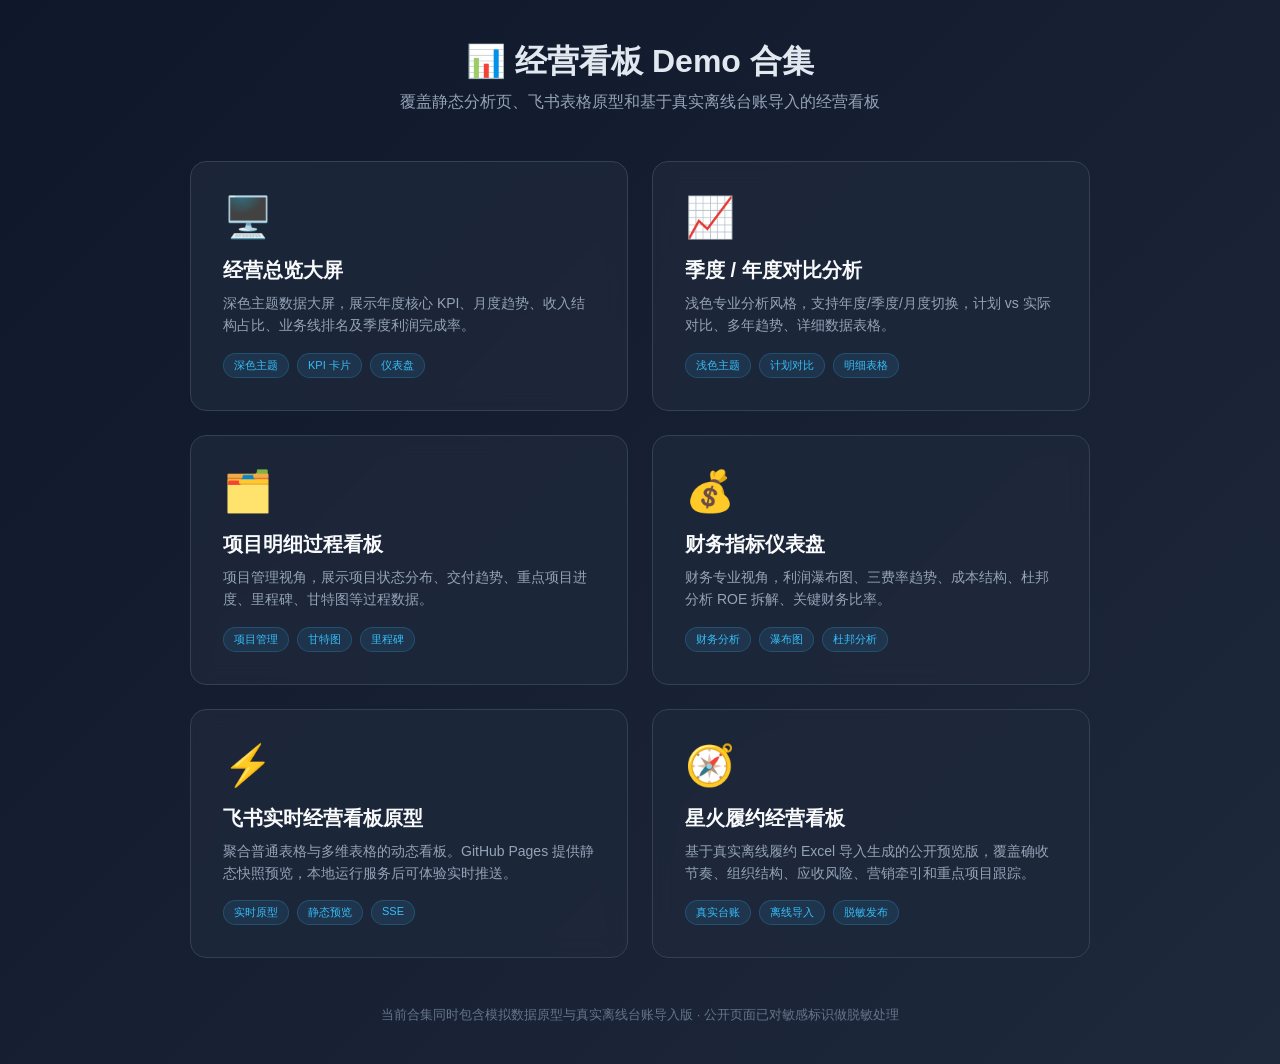
<file: index.html>
<!DOCTYPE html>
<html lang="zh-CN">
<head>
<meta charset="UTF-8">
<meta name="viewport" content="width=device-width, initial-scale=1.0">
<title>经营看板 Demo 合集</title>
<style>
  * { margin: 0; padding: 0; box-sizing: border-box; }
  body {
    background: linear-gradient(135deg, #0f172a 0%, #1e293b 100%);
    color: #e2e8f0;
    font-family: "IBM Plex Sans SC", "Segoe UI", "PingFang SC", "Microsoft YaHei", sans-serif;
    min-height: 100vh;
    display: flex; flex-direction: column; align-items: center; justify-content: center;
    padding: 40px;
  }
  .title { font-size: 32px; font-weight: 700; margin-bottom: 8px; text-align: center; }
  .subtitle { font-size: 16px; color: #94a3b8; margin-bottom: 48px; text-align: center; }
  .cards {
    display: grid; grid-template-columns: repeat(2, 1fr); gap: 24px;
    max-width: 900px; width: 100%;
  }
  .card {
    background: rgba(30, 41, 59, 0.8);
    border: 1px solid #334155;
    border-radius: 16px;
    padding: 32px;
    text-decoration: none;
    color: inherit;
    transition: all .3s;
    cursor: pointer;
    backdrop-filter: blur(10px);
  }
  .card:hover {
    transform: translateY(-6px);
    border-color: #475569;
    box-shadow: 0 20px 40px rgba(0,0,0,.3);
  }
  .card .emoji { font-size: 40px; margin-bottom: 16px; }
  .card h2 { font-size: 20px; font-weight: 600; margin-bottom: 8px; color: #f8fafc; }
  .card p { font-size: 14px; color: #94a3b8; line-height: 1.6; }
  .card .tags { display: flex; gap: 8px; margin-top: 16px; flex-wrap: wrap; }
  .card .tag { font-size: 11px; padding: 4px 10px; border-radius: 20px; background: rgba(56,189,248,.1); color: #38bdf8; border: 1px solid rgba(56,189,248,.2); }
  .footer { margin-top: 48px; font-size: 13px; color: #64748b; text-align: center; }
  @media (max-width: 768px) {
    .cards { grid-template-columns: 1fr; }
    .title { font-size: 24px; }
  }
</style>
</head>
<body>
  <div class="title">📊 经营看板 Demo 合集</div>
  <div class="subtitle">覆盖静态分析页、飞书表格原型和基于真实离线台账导入的经营看板</div>
  
  <div class="cards">
    <a class="card" href="dashboard-1-overview.html" target="_blank">
      <div class="emoji">🖥️</div>
      <h2>经营总览大屏</h2>
      <p>深色主题数据大屏，展示年度核心 KPI、月度趋势、收入结构占比、业务线排名及季度利润完成率。</p>
      <div class="tags">
        <span class="tag">深色主题</span>
        <span class="tag">KPI 卡片</span>
        <span class="tag">仪表盘</span>
      </div>
    </a>
    
    <a class="card" href="dashboard-2-quarterly.html" target="_blank">
      <div class="emoji">📈</div>
      <h2>季度 / 年度对比分析</h2>
      <p>浅色专业分析风格，支持年度/季度/月度切换，计划 vs 实际对比、多年趋势、详细数据表格。</p>
      <div class="tags">
        <span class="tag">浅色主题</span>
        <span class="tag">计划对比</span>
        <span class="tag">明细表格</span>
      </div>
    </a>
    
    <a class="card" href="dashboard-3-projects.html" target="_blank">
      <div class="emoji">🗂️</div>
      <h2>项目明细过程看板</h2>
      <p>项目管理视角，展示项目状态分布、交付趋势、重点项目进度、里程碑、甘特图等过程数据。</p>
      <div class="tags">
        <span class="tag">项目管理</span>
        <span class="tag">甘特图</span>
        <span class="tag">里程碑</span>
      </div>
    </a>
    
    <a class="card" href="dashboard-4-financial.html" target="_blank">
      <div class="emoji">💰</div>
      <h2>财务指标仪表盘</h2>
      <p>财务专业视角，利润瀑布图、三费率趋势、成本结构、杜邦分析 ROE 拆解、关键财务比率。</p>
      <div class="tags">
        <span class="tag">财务分析</span>
        <span class="tag">瀑布图</span>
        <span class="tag">杜邦分析</span>
      </div>
    </a>

    <a class="card" href="feishu-live-demo/static/index.html" target="_blank">
      <div class="emoji">⚡</div>
      <h2>飞书实时经营看板原型</h2>
      <p>聚合普通表格与多维表格的动态看板。GitHub Pages 提供静态快照预览，本地运行服务后可体验实时推送。</p>
      <div class="tags">
        <span class="tag">实时原型</span>
        <span class="tag">静态预览</span>
        <span class="tag">SSE</span>
      </div>
    </a>

    <a class="card" href="spark-fulfillment-dashboard/index.html" target="_blank">
      <div class="emoji">🧭</div>
      <h2>星火履约经营看板</h2>
      <p>基于真实离线履约 Excel 导入生成的公开预览版，覆盖确收节奏、组织结构、应收风险、营销牵引和重点项目跟踪。</p>
      <div class="tags">
        <span class="tag">真实台账</span>
        <span class="tag">离线导入</span>
        <span class="tag">脱敏发布</span>
      </div>
    </a>
  </div>
  
  <div class="footer">
    当前合集同时包含模拟数据原型与真实离线台账导入版 · 公开页面已对敏感标识做脱敏处理
  </div>
</body>
</html>
</file>
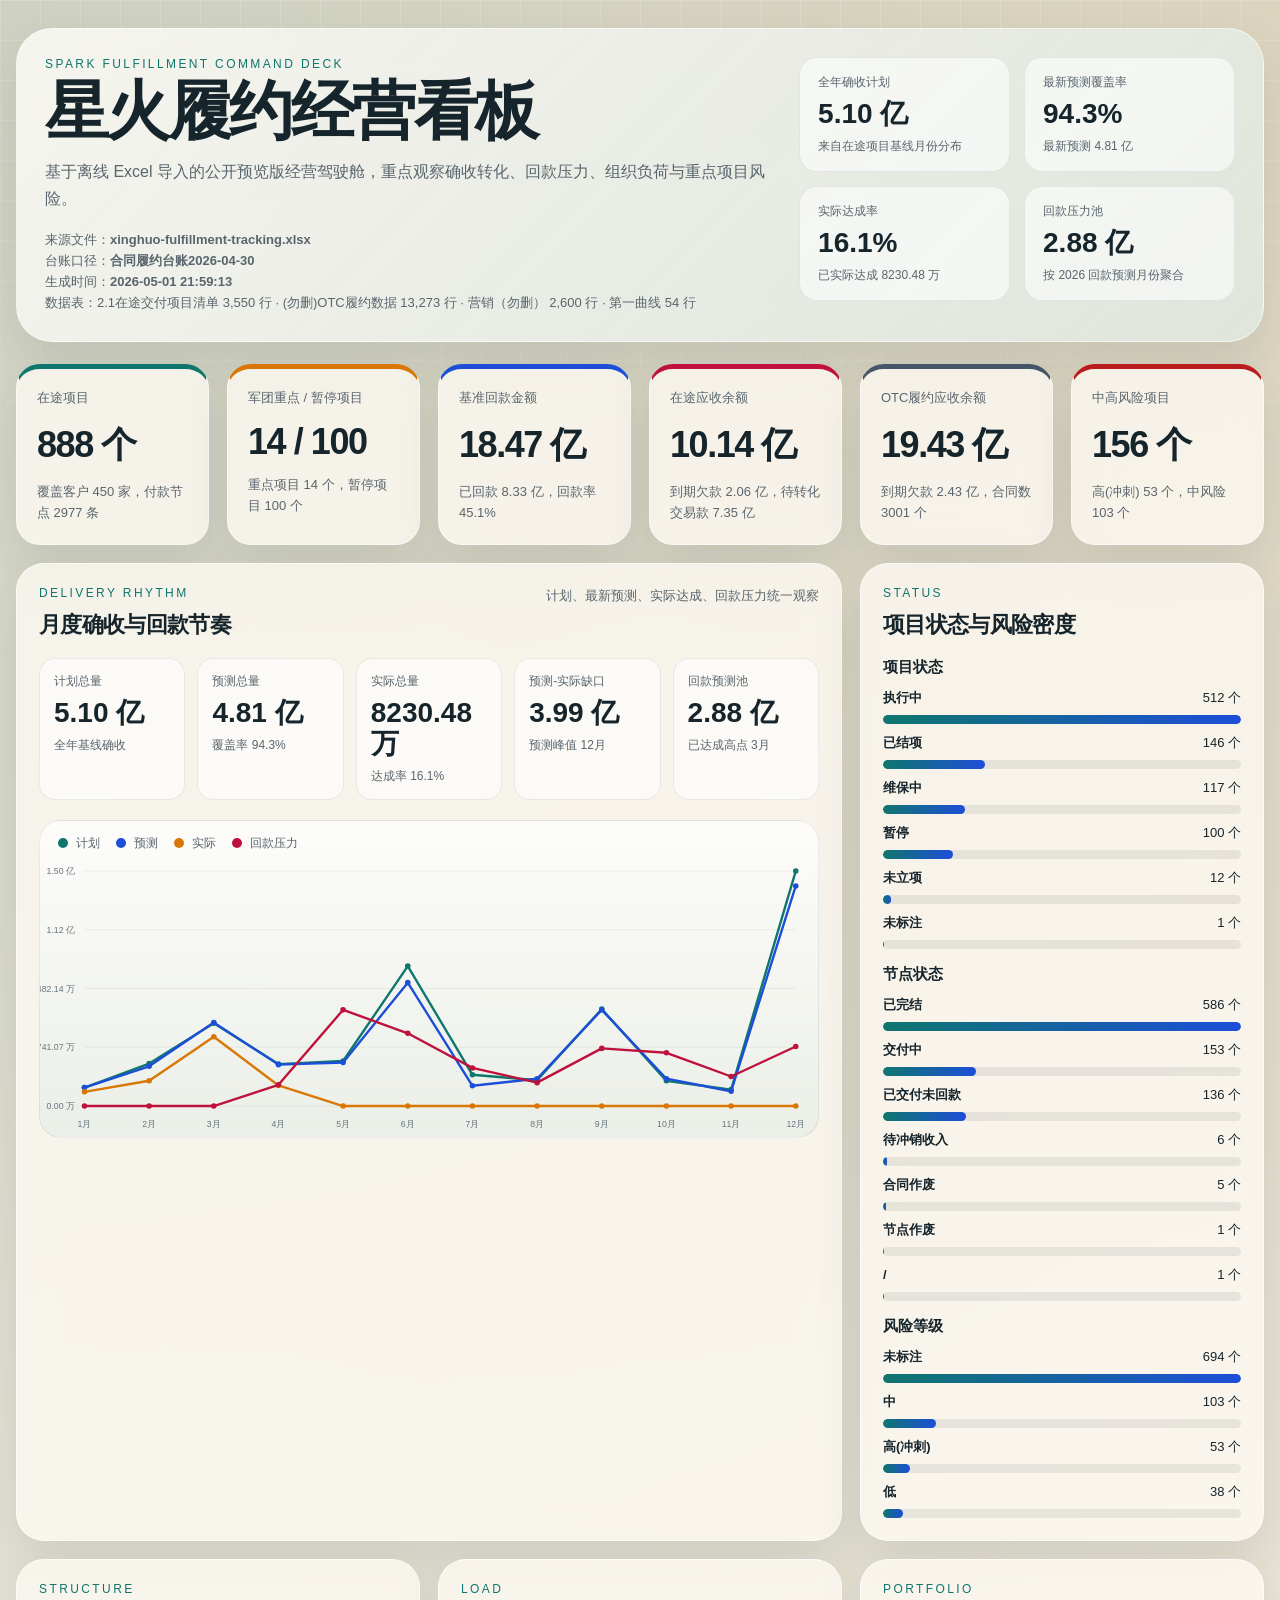
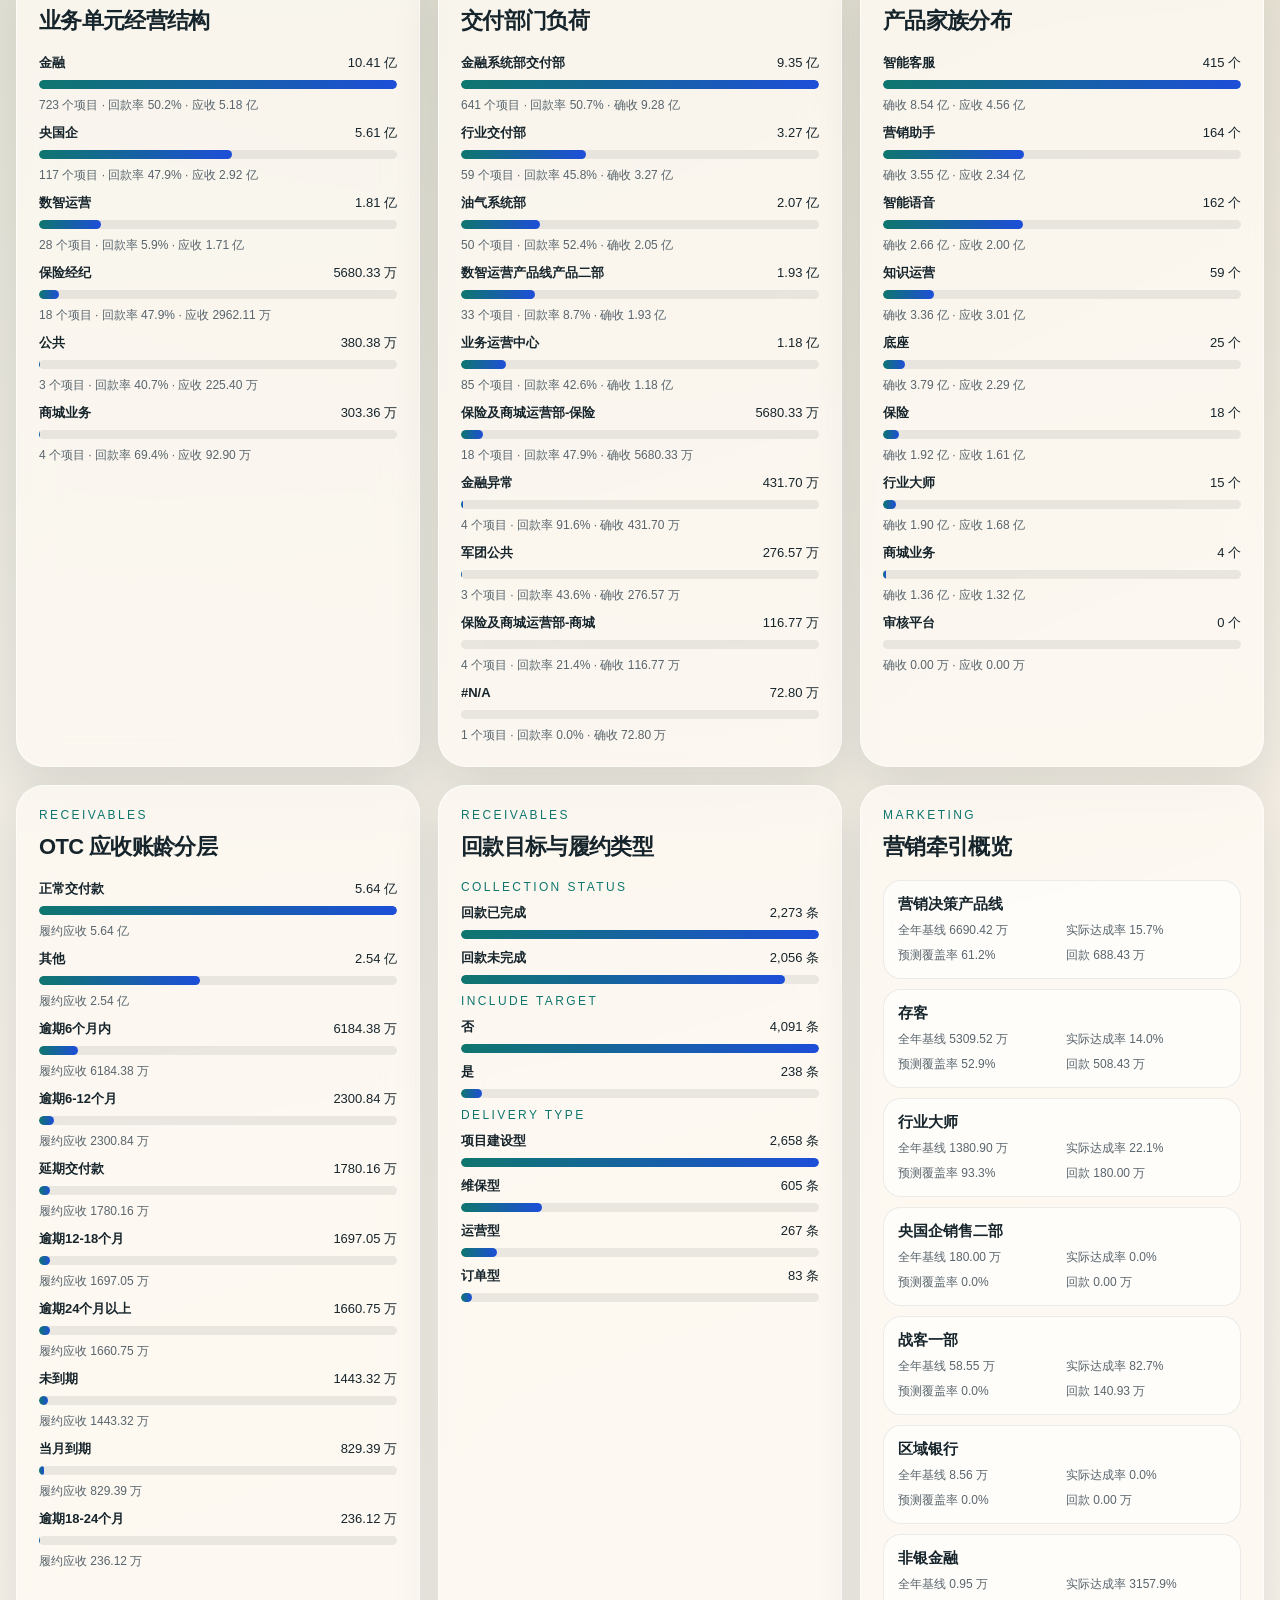
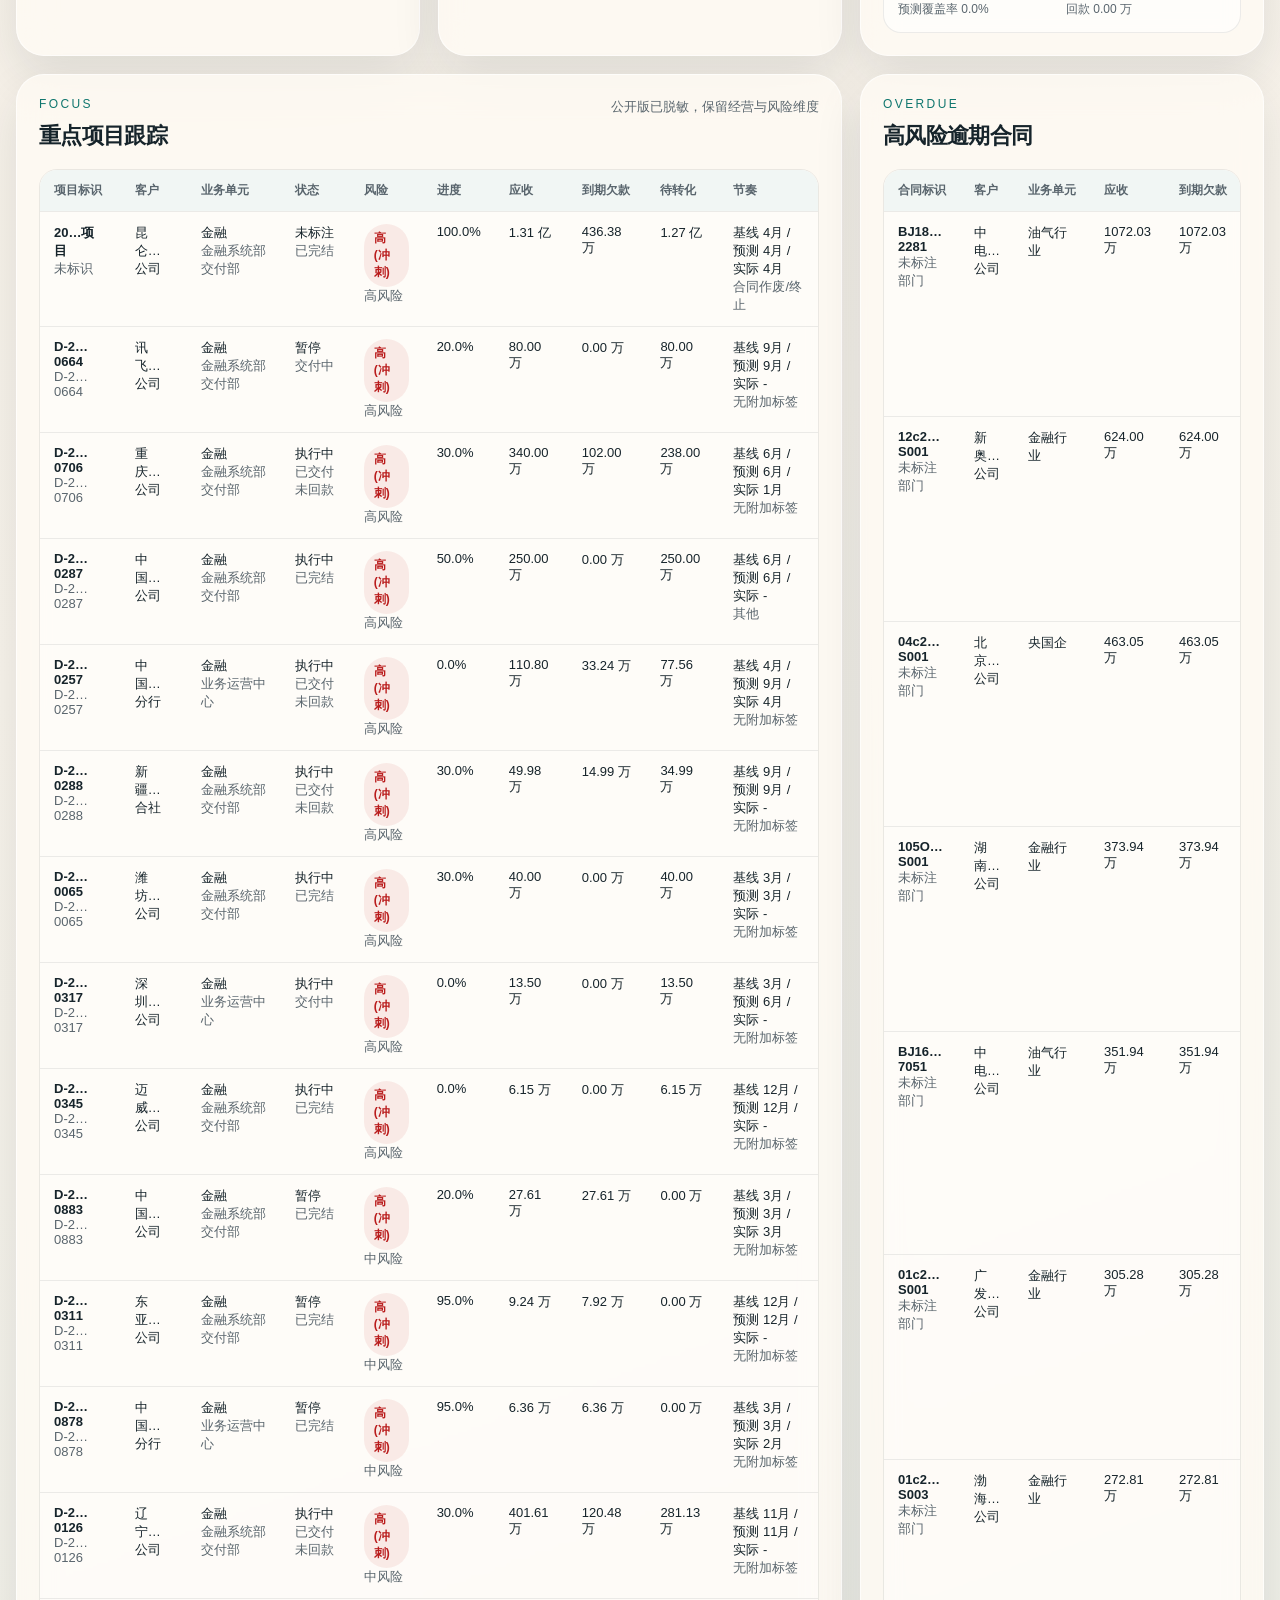
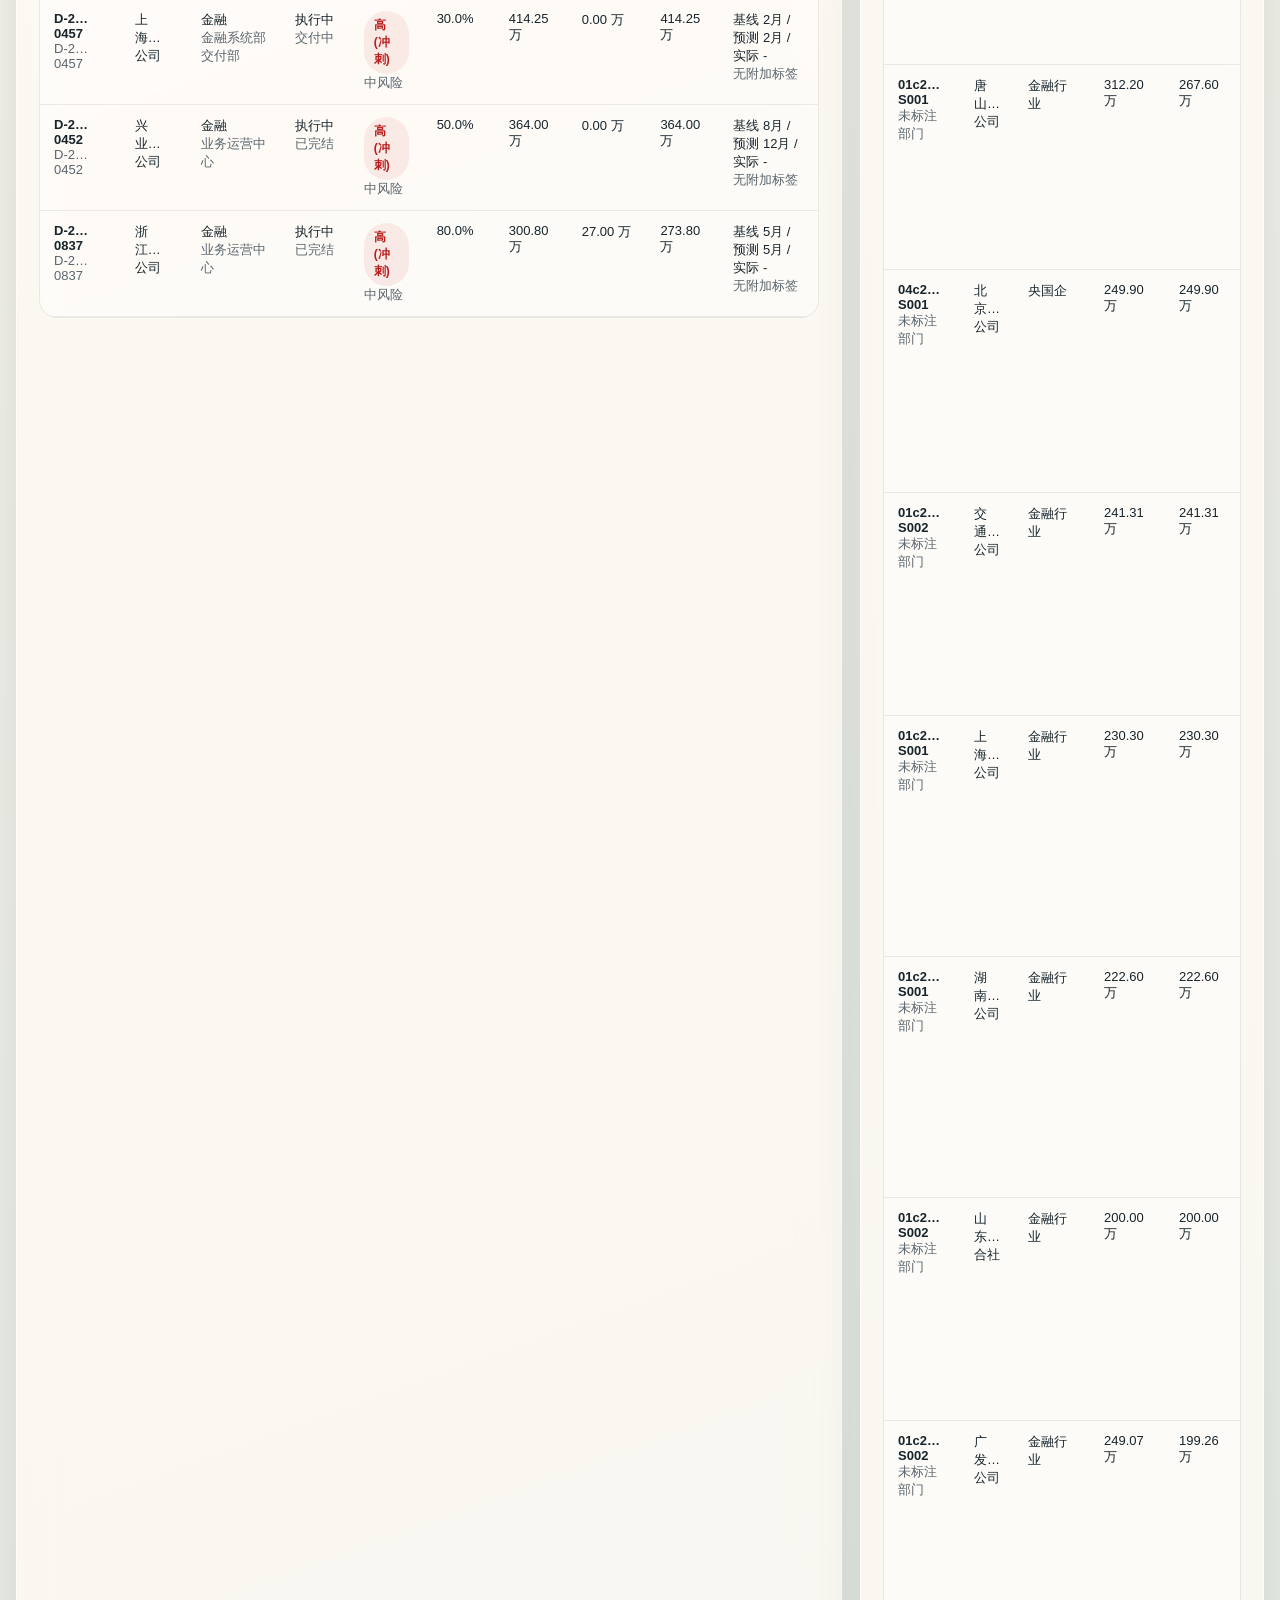
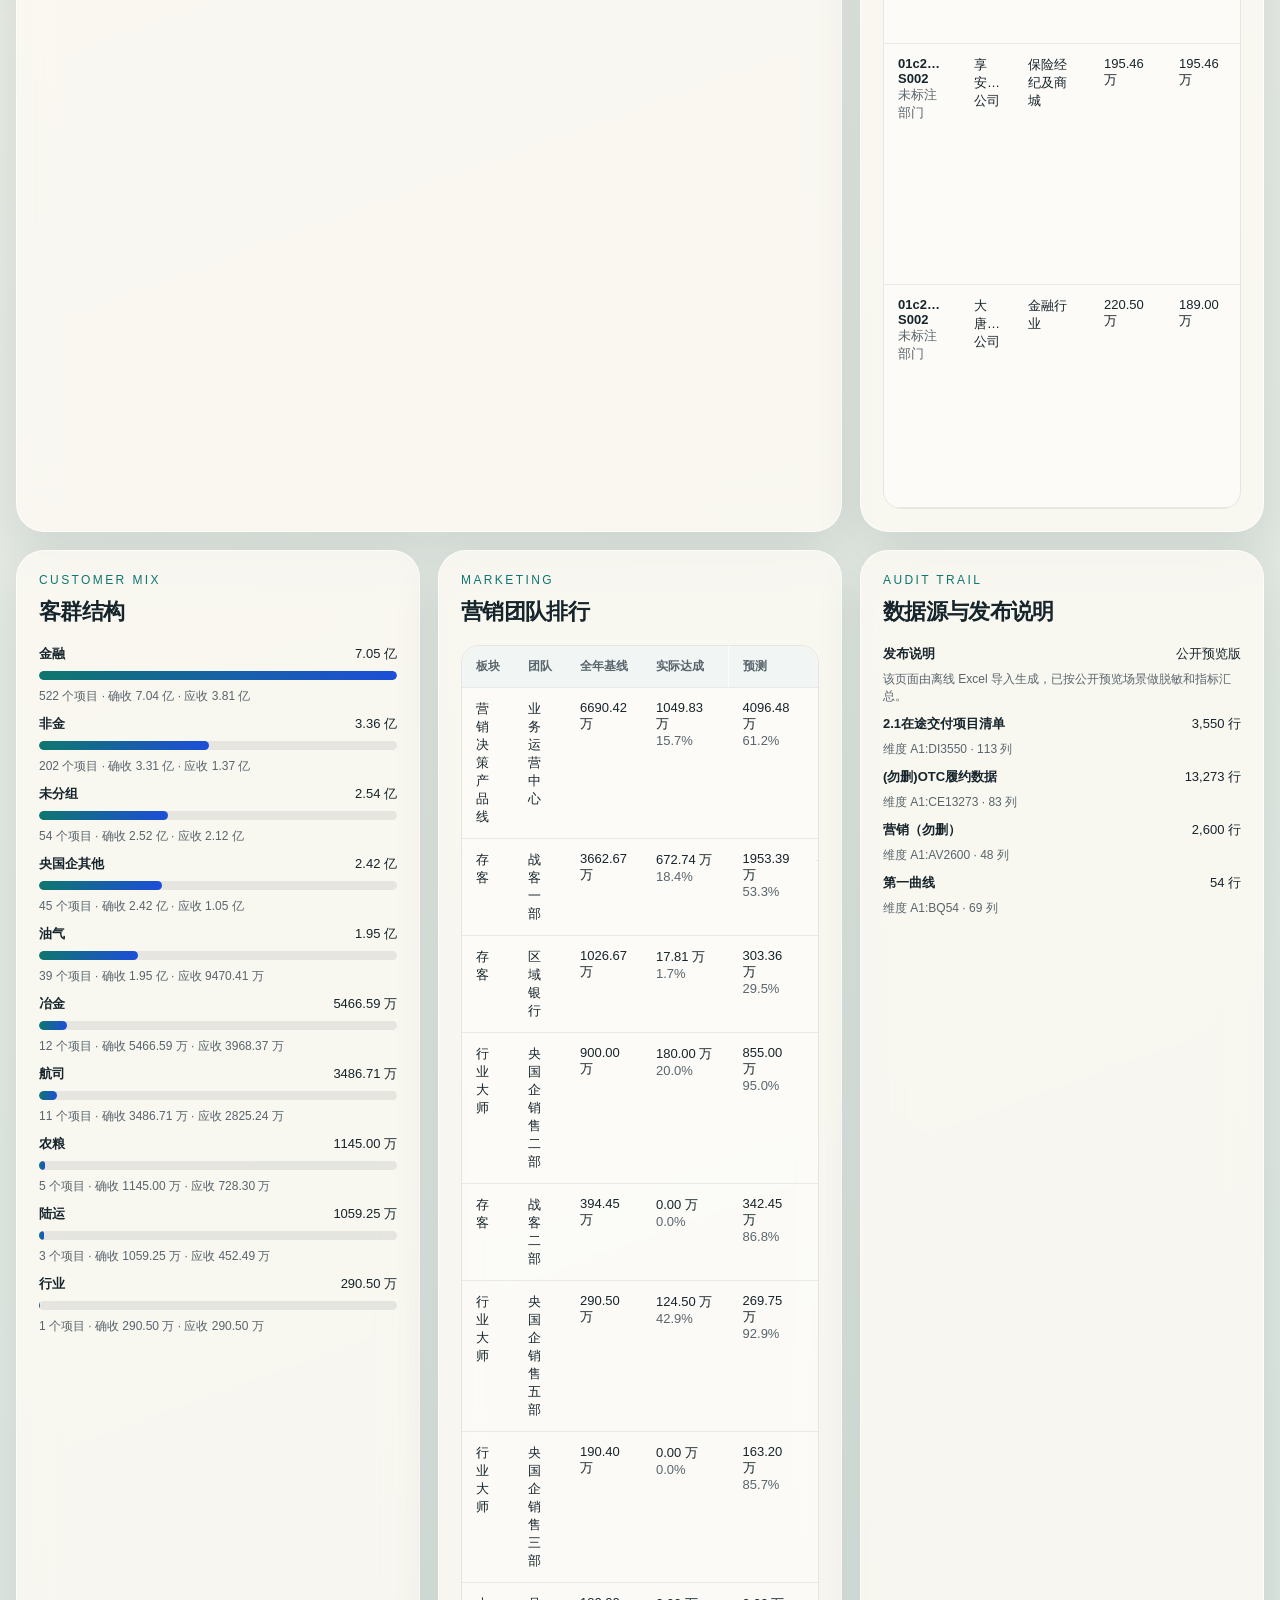
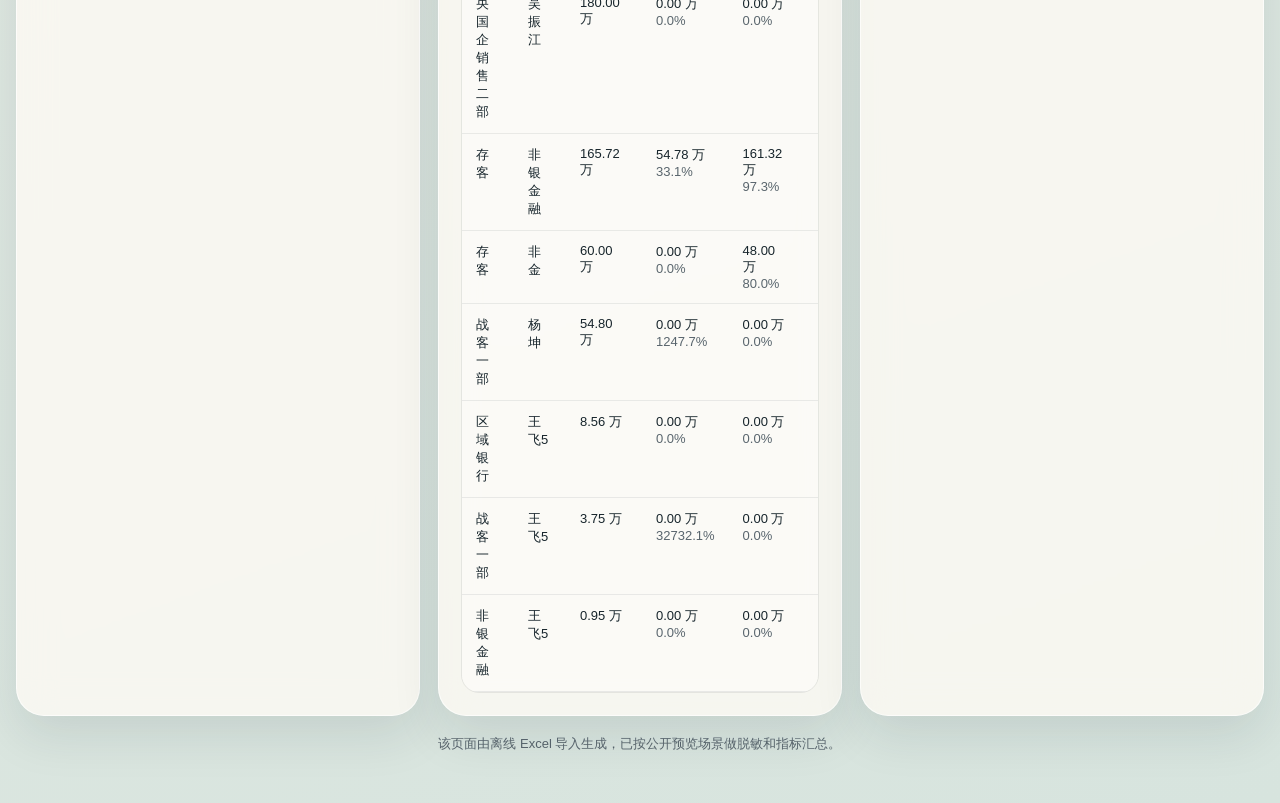
<file: spark-fulfillment-dashboard/index.html>
<!doctype html>
<html lang="zh-CN">
  <head>
    <meta charset="utf-8">
    <meta name="viewport" content="width=device-width, initial-scale=1">
    <title>星火履约经营看板</title>
    <meta
      name="description"
      content="基于离线履约 Excel 导入生成的经营看板，覆盖交付节奏、业务结构、风险应收、营销牵引和重点跟踪。"
    >
    <link rel="stylesheet" href="./styles.css">
    <script defer src="./app.js"></script>
  </head>
  <body>
    <div class="page-shell">
      <header class="hero">
        <div class="hero-copy">
          <p class="eyebrow">Spark Fulfillment Command Deck</p>
          <h1 id="page-title">星火履约经营看板</h1>
          <p class="hero-text">
            基于离线 Excel 导入的公开预览版经营驾驶舱，重点观察确收转化、回款压力、组织负荷与重点项目风险。
          </p>
          <div class="hero-meta" id="hero-meta">正在载入数据...</div>
        </div>
        <div class="hero-metrics" id="hero-metrics"></div>
      </header>

      <main class="content">
        <section class="kpi-grid" id="kpi-grid"></section>

        <section class="panel-grid panel-grid-wide">
          <article class="panel panel-span-2">
            <div class="panel-head">
              <div>
                <p class="panel-kicker">Delivery Rhythm</p>
                <h2>月度确收与回款节奏</h2>
              </div>
              <p class="panel-note">计划、最新预测、实际达成、回款压力统一观察</p>
            </div>
            <div class="metric-strip" id="trend-summary"></div>
            <div class="trend-chart" id="trend-chart"></div>
          </article>

          <article class="panel">
            <div class="panel-head">
              <div>
                <p class="panel-kicker">Status</p>
                <h2>项目状态与风险密度</h2>
              </div>
            </div>
            <div class="status-columns" id="status-breakdown"></div>
          </article>
        </section>

        <section class="panel-grid">
          <article class="panel">
            <div class="panel-head">
              <div>
                <p class="panel-kicker">Structure</p>
                <h2>业务单元经营结构</h2>
              </div>
            </div>
            <div id="business-unit-chart"></div>
          </article>

          <article class="panel">
            <div class="panel-head">
              <div>
                <p class="panel-kicker">Load</p>
                <h2>交付部门负荷</h2>
              </div>
            </div>
            <div id="delivery-dept-chart"></div>
          </article>

          <article class="panel">
            <div class="panel-head">
              <div>
                <p class="panel-kicker">Portfolio</p>
                <h2>产品家族分布</h2>
              </div>
            </div>
            <div id="product-family-chart"></div>
          </article>
        </section>

        <section class="panel-grid">
          <article class="panel">
            <div class="panel-head">
              <div>
                <p class="panel-kicker">Receivables</p>
                <h2>OTC 应收账龄分层</h2>
              </div>
            </div>
            <div id="aging-chart"></div>
          </article>

          <article class="panel">
            <div class="panel-head">
              <div>
                <p class="panel-kicker">Receivables</p>
                <h2>回款目标与履约类型</h2>
              </div>
            </div>
            <div id="collection-matrix"></div>
          </article>

          <article class="panel">
            <div class="panel-head">
              <div>
                <p class="panel-kicker">Marketing</p>
                <h2>营销牵引概览</h2>
              </div>
            </div>
            <div id="marketing-summary"></div>
          </article>
        </section>

        <section class="panel-grid panel-grid-wide">
          <article class="panel panel-span-2">
            <div class="panel-head">
              <div>
                <p class="panel-kicker">Focus</p>
                <h2>重点项目跟踪</h2>
              </div>
              <p class="panel-note">公开版已脱敏，保留经营与风险维度</p>
            </div>
            <div id="focus-table"></div>
          </article>

          <article class="panel">
            <div class="panel-head">
              <div>
                <p class="panel-kicker">Overdue</p>
                <h2>高风险逾期合同</h2>
              </div>
            </div>
            <div id="overdue-table"></div>
          </article>
        </section>

        <section class="panel-grid">
          <article class="panel">
            <div class="panel-head">
              <div>
                <p class="panel-kicker">Customer Mix</p>
                <h2>客群结构</h2>
              </div>
            </div>
            <div id="customer-group-chart"></div>
          </article>

          <article class="panel">
            <div class="panel-head">
              <div>
                <p class="panel-kicker">Marketing</p>
                <h2>营销团队排行</h2>
              </div>
            </div>
            <div id="marketing-team-table"></div>
          </article>

          <article class="panel">
            <div class="panel-head">
              <div>
                <p class="panel-kicker">Audit Trail</p>
                <h2>数据源与发布说明</h2>
              </div>
            </div>
            <div id="source-audit"></div>
          </article>
        </section>
      </main>

      <footer class="footer">
        <p id="footer-note">
          页面数据来自用户提供的履约台账 Excel，经脚本清洗和脱敏后生成。
        </p>
      </footer>
    </div>
  </body>
</html>
</file>
<file: spark-fulfillment-dashboard/styles.css>
:root {
  --bg: #efe8dd;
  --bg-2: #d7e4de;
  --ink: #16242b;
  --muted: #59656d;
  --panel: rgba(255, 251, 245, 0.76);
  --line: rgba(22, 36, 43, 0.1);
  --teal: #0f766e;
  --amber: #d97706;
  --ink-accent: #1d4ed8;
  --rose: #be123c;
  --slate: #475569;
  --critical: #b91c1c;
  --shadow: 0 20px 48px rgba(15, 35, 45, 0.1);
  --radius-lg: 28px;
  --radius-md: 18px;
}

* {
  box-sizing: border-box;
}

html {
  scroll-behavior: smooth;
}

body {
  margin: 0;
  min-height: 100vh;
  color: var(--ink);
  font-family: "IBM Plex Sans SC", "Noto Sans SC", "PingFang SC", "Microsoft YaHei", sans-serif;
  background:
    radial-gradient(circle at top left, rgba(15, 118, 110, 0.14), transparent 32%),
    radial-gradient(circle at top right, rgba(217, 119, 6, 0.12), transparent 30%),
    linear-gradient(160deg, var(--bg) 0%, #f7f2ea 42%, var(--bg-2) 100%);
}

body::before {
  content: "";
  position: fixed;
  inset: 0;
  pointer-events: none;
  background-image:
    linear-gradient(rgba(255, 255, 255, 0.26) 1px, transparent 1px),
    linear-gradient(90deg, rgba(255, 255, 255, 0.26) 1px, transparent 1px);
  background-size: 40px 40px;
  mask-image: linear-gradient(to bottom, rgba(0, 0, 0, 0.6), transparent 85%);
}

.page-shell {
  width: min(1480px, calc(100% - 32px));
  margin: 0 auto;
  padding: 28px 0 48px;
}

.hero,
.panel,
.kpi-card {
  backdrop-filter: blur(18px);
}

.hero {
  display: grid;
  grid-template-columns: minmax(0, 1.6fr) minmax(320px, 0.95fr);
  gap: 20px;
  padding: 28px;
  border: 1px solid rgba(255, 255, 255, 0.55);
  border-radius: 36px;
  background: linear-gradient(135deg, rgba(255, 253, 249, 0.8), rgba(223, 235, 230, 0.72));
  box-shadow: var(--shadow);
  animation: rise 700ms ease both;
}

.eyebrow,
.panel-kicker {
  margin: 0 0 10px;
  font-size: 12px;
  letter-spacing: 0.2em;
  text-transform: uppercase;
  color: var(--teal);
}

h1,
h2,
p {
  margin: 0;
}

h1 {
  font-family: "Avenir Next", "IBM Plex Sans SC", sans-serif;
  font-size: clamp(38px, 5vw, 64px);
  line-height: 0.95;
  letter-spacing: -0.04em;
}

.hero-text {
  max-width: 52rem;
  margin-top: 16px;
  color: var(--muted);
  font-size: 16px;
  line-height: 1.7;
}

.hero-meta,
.panel-note,
.footer {
  color: var(--muted);
  font-size: 13px;
  line-height: 1.6;
}

.hero-meta {
  margin-top: 18px;
}

.hero-metrics {
  display: grid;
  grid-template-columns: repeat(2, minmax(0, 1fr));
  gap: 14px;
  align-content: start;
}

.hero-metric {
  padding: 16px 18px;
  border-radius: var(--radius-md);
  border: 1px solid rgba(22, 36, 43, 0.08);
  background: rgba(255, 255, 255, 0.58);
}

.hero-metric .label,
.mini-stat .label {
  display: block;
  margin-bottom: 8px;
  color: var(--muted);
  font-size: 12px;
}

.hero-metric .value,
.mini-stat .value {
  display: block;
  font-size: 28px;
  font-weight: 700;
  line-height: 1.1;
}

.hero-metric .detail,
.mini-stat .detail {
  margin-top: 8px;
  color: var(--muted);
  font-size: 12px;
}

.content {
  margin-top: 22px;
}

.kpi-grid,
.panel-grid {
  display: grid;
  gap: 18px;
}

.kpi-grid {
  grid-template-columns: repeat(6, minmax(0, 1fr));
}

.kpi-card {
  padding: 20px;
  border-radius: 24px;
  background: var(--panel);
  border: 1px solid rgba(255, 255, 255, 0.6);
  box-shadow: var(--shadow);
  animation: rise 700ms ease both;
}

.kpi-card:nth-child(2) { animation-delay: 60ms; }
.kpi-card:nth-child(3) { animation-delay: 120ms; }
.kpi-card:nth-child(4) { animation-delay: 180ms; }
.kpi-card:nth-child(5) { animation-delay: 240ms; }
.kpi-card:nth-child(6) { animation-delay: 300ms; }

.kpi-card .label {
  color: var(--muted);
  font-size: 13px;
}

.kpi-card .value {
  display: block;
  margin-top: 14px;
  font-size: clamp(26px, 3vw, 36px);
  font-weight: 700;
  letter-spacing: -0.04em;
}

.kpi-card .detail {
  margin-top: 12px;
  color: var(--muted);
  font-size: 13px;
  line-height: 1.6;
}

.tone-teal { border-top: 5px solid var(--teal); }
.tone-amber { border-top: 5px solid var(--amber); }
.tone-ink { border-top: 5px solid var(--ink-accent); }
.tone-rose { border-top: 5px solid var(--rose); }
.tone-slate { border-top: 5px solid var(--slate); }
.tone-critical { border-top: 5px solid var(--critical); }

.panel-grid {
  grid-template-columns: repeat(3, minmax(0, 1fr));
  margin-top: 18px;
}

.panel-grid-wide {
  grid-template-columns: repeat(3, minmax(0, 1fr));
}

.panel {
  padding: 22px;
  border-radius: var(--radius-lg);
  background: var(--panel);
  border: 1px solid rgba(255, 255, 255, 0.66);
  box-shadow: var(--shadow);
}

.panel-span-2 {
  grid-column: span 2;
}

.panel-head {
  display: flex;
  align-items: flex-start;
  justify-content: space-between;
  gap: 12px;
  margin-bottom: 18px;
}

.panel-head h2 {
  font-size: 22px;
  letter-spacing: -0.03em;
}

.metric-strip {
  display: grid;
  grid-template-columns: repeat(5, minmax(0, 1fr));
  gap: 12px;
  margin-bottom: 20px;
}

.mini-stat {
  padding: 14px;
  border-radius: 16px;
  background: rgba(255, 255, 255, 0.56);
  border: 1px solid rgba(22, 36, 43, 0.08);
}

.trend-chart {
  overflow: hidden;
  border-radius: 22px;
  background: linear-gradient(180deg, rgba(255, 255, 255, 0.74), rgba(214, 231, 226, 0.38));
  border: 1px solid rgba(22, 36, 43, 0.08);
}

.trend-chart svg {
  display: block;
  width: 100%;
  height: auto;
}

.legend {
  display: flex;
  flex-wrap: wrap;
  gap: 10px 16px;
  padding: 14px 18px 0;
}

.legend-item {
  display: inline-flex;
  align-items: center;
  gap: 8px;
  color: var(--muted);
  font-size: 12px;
}

.legend-swatch {
  width: 10px;
  height: 10px;
  border-radius: 999px;
}

.status-columns {
  display: grid;
  gap: 16px;
}

.status-group h3 {
  margin: 0 0 12px;
  font-size: 15px;
}

.metric-list,
.matrix-list,
.audit-list {
  display: grid;
  gap: 10px;
}

.metric-row {
  display: grid;
  gap: 8px;
}

.metric-row .topline {
  display: flex;
  align-items: center;
  justify-content: space-between;
  gap: 10px;
  font-size: 13px;
}

.metric-row .bar {
  height: 9px;
  overflow: hidden;
  border-radius: 999px;
  background: rgba(22, 36, 43, 0.08);
}

.metric-row .fill {
  height: 100%;
  border-radius: inherit;
  background: linear-gradient(90deg, #0f766e, #1d4ed8);
}

.metric-row .detail {
  color: var(--muted);
  font-size: 12px;
}

.chip-row {
  display: flex;
  flex-wrap: wrap;
  gap: 8px;
}

.chip {
  display: inline-flex;
  align-items: center;
  padding: 7px 10px;
  border-radius: 999px;
  background: rgba(255, 255, 255, 0.72);
  border: 1px solid rgba(22, 36, 43, 0.08);
  color: var(--muted);
  font-size: 12px;
}

.marketing-card {
  padding: 14px;
  border-radius: 18px;
  background: rgba(255, 255, 255, 0.56);
  border: 1px solid rgba(22, 36, 43, 0.08);
}

.marketing-card + .marketing-card {
  margin-top: 10px;
}

.marketing-card h3 {
  margin: 0 0 8px;
  font-size: 15px;
}

.marketing-card .stats {
  display: grid;
  grid-template-columns: repeat(2, minmax(0, 1fr));
  gap: 8px;
  color: var(--muted);
  font-size: 12px;
}

.table-wrap {
  overflow: auto;
  border-radius: 18px;
  border: 1px solid rgba(22, 36, 43, 0.08);
}

table {
  width: 100%;
  border-collapse: collapse;
  background: rgba(255, 255, 255, 0.48);
}

thead th {
  position: sticky;
  top: 0;
  z-index: 1;
  background: rgba(241, 246, 244, 0.96);
  color: var(--muted);
  font-size: 12px;
  font-weight: 600;
  text-align: left;
  white-space: nowrap;
}

th,
td {
  padding: 12px 14px;
  border-bottom: 1px solid rgba(22, 36, 43, 0.08);
  font-size: 13px;
  vertical-align: top;
}

tbody tr:hover {
  background: rgba(255, 255, 255, 0.72);
}

.score-pill {
  display: inline-flex;
  padding: 6px 10px;
  border-radius: 999px;
  background: rgba(185, 28, 28, 0.08);
  color: var(--critical);
  font-size: 12px;
  font-weight: 600;
}

.muted {
  color: var(--muted);
}

.footer {
  margin-top: 18px;
  text-align: center;
}

.empty-state,
.error-state {
  padding: 22px;
  border-radius: 22px;
  background: rgba(255, 255, 255, 0.62);
  color: var(--muted);
  text-align: center;
}

@keyframes rise {
  from {
    opacity: 0;
    transform: translateY(18px);
  }
  to {
    opacity: 1;
    transform: translateY(0);
  }
}

@media (max-width: 1240px) {
  .kpi-grid {
    grid-template-columns: repeat(3, minmax(0, 1fr));
  }

  .panel-grid,
  .panel-grid-wide,
  .hero {
    grid-template-columns: repeat(2, minmax(0, 1fr));
  }

  .panel-span-2 {
    grid-column: span 2;
  }
}

@media (max-width: 840px) {
  .page-shell {
    width: min(100% - 20px, 1480px);
    padding-top: 16px;
  }

  .hero,
  .kpi-grid,
  .panel-grid,
  .panel-grid-wide,
  .metric-strip,
  .hero-metrics {
    grid-template-columns: 1fr;
  }

  .panel-span-2 {
    grid-column: span 1;
  }

  h1 {
    font-size: 36px;
  }

  .panel,
  .hero,
  .kpi-card {
    padding: 18px;
  }
}
</file>
